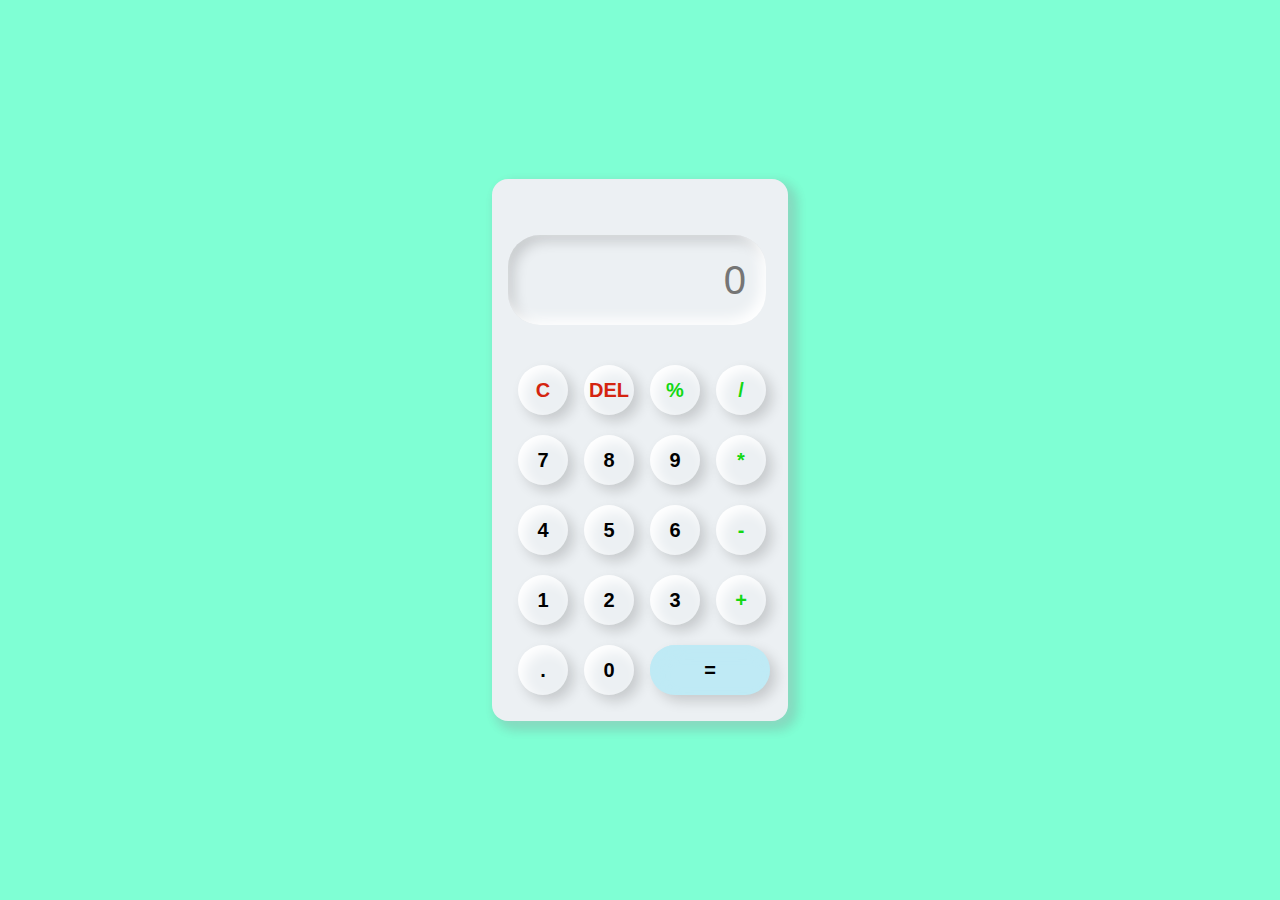
<file: Calculator/index.html>
<!DOCTYPE html>
<html lang="en">
<head>
    <meta charset="UTF-8">
    <meta http-equiv="X-UA-Compatible" content="IE=edge">
    <meta name="viewport" content="width=device-width, initial-scale=1.0">
    <title>Simple Calculator</title>
    <link rel="stylesheet" href="style.css">
</head>
<body>
    <div class="container">
        <div class="cal">
            <input type="text" id="inputText" placeholder="0">
            <!-- <button onclick="calculate('(')>(</button> -->
            <button class="clean" onClick="clr()">C</button>
            <button class="clean" onClick="del()">DEL</button>
            <button class="operation" onClick="calculate('%')">%</button>
            <button class="operation" onClick="calculate('/')">/</button>
            <button onClick="calculate(7)">7</button>
            <button onClick="calculate(8)">8</button>
            <button onClick="calculate(9)">9</button>
            <button class="operation" onClick="calculate('*')">*</button>
            <button onClick="calculate(4)">4</button>
            <button onClick="calculate(5)">5</button>
            <button onClick="calculate(6)">6</button>
            <button class="operation" onClick="calculate('-')">-</button>
            <button onClick="calculate(1)">1</button>
            <button onClick="calculate(2)">2</button>
            <button onClick="calculate(3)">3</button>
            <button class="operation" onClick="calculate('+')">+</button>
            <button onClick="calculate('.')">.</button>
            <button onClick="calculate(0)">0</button>
            <button class="equal" onClick="result()">=</button>
            <script src="main.js"></script>
        </div>
    </div>
</body>
</html>
</file>
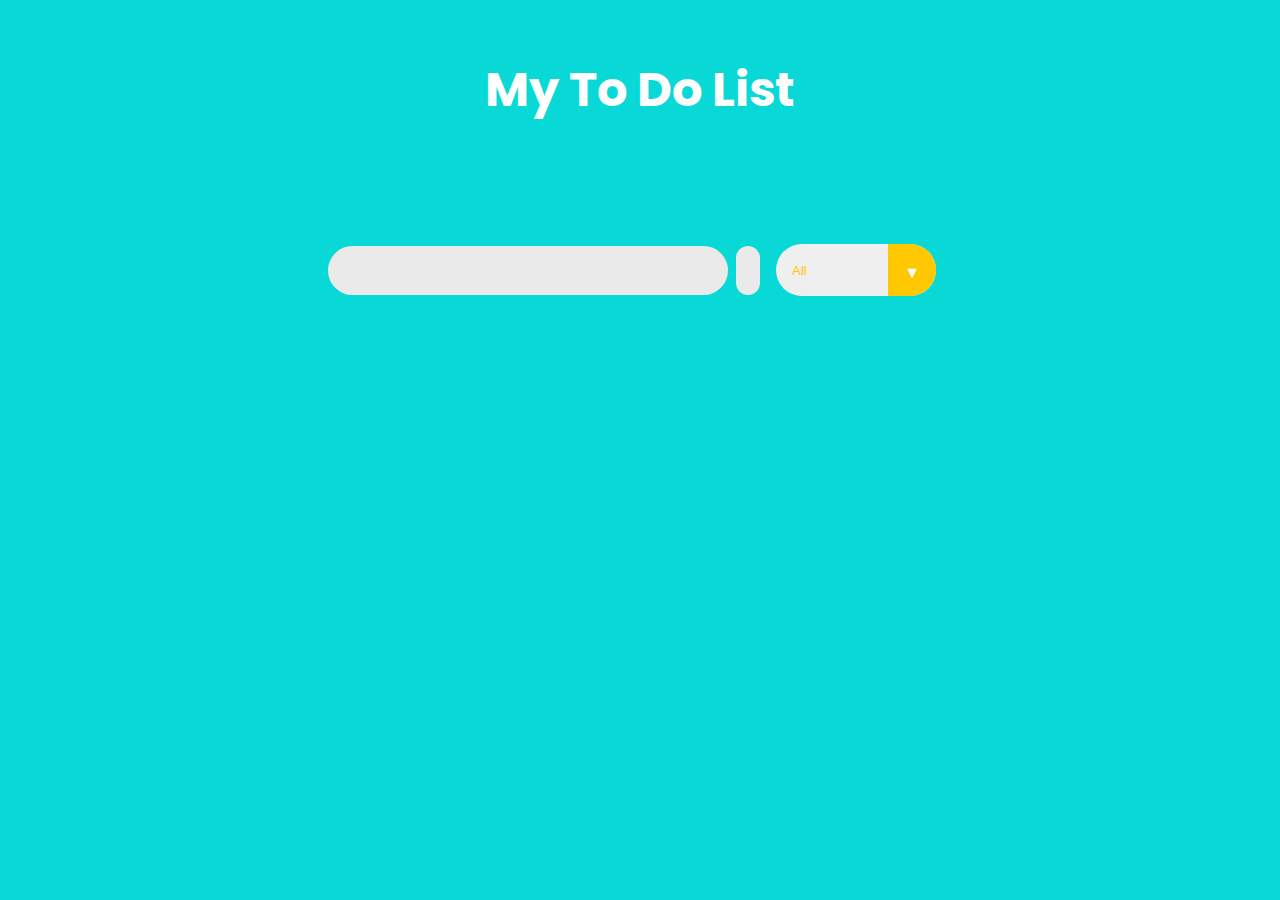
<file: ToDo_list/index.html>
<!DOCTYPE html>
<html lang="en">
<head>
    <meta charset="UTF-8">
    <meta http-equiv="X-UA-Compatible" content="IE=edge">
    <meta name="viewport" content="width=device-width, initial-scale=1.0">
    <!-- Google Fonts -->
    <link rel="preconnect" href="https://fonts.googleapis.com">
    <link rel="preconnect" href="https://fonts.gstatic.com" crossorigin>
    <link href="https://fonts.googleapis.com/css2?family=Poppins&display=swap" rel="stylesheet">
    <!-- Font Awesome cdn css -->
    <link rel="stylesheet" href="https://cdnjs.cloudflare.com/ajax/libs/font-awesome/5.15.3/css/all.min.css" integrity="sha512-iBBXm8fW90+nuLcSKlbmrPcLa0OT92xO1BIsZ+ywDWZCvqsWgccV3gFoRBv0z+8dLJgyAHIhR35VZc2oM/gI1w==" crossorigin="anonymous" referrerpolicy="no-referrer" />
    <link rel="stylesheet" href="./styles.css">
    <title>To Do List</title>
</head>
<body>

    <header>
        <h1>My To Do List</h1>
    </header>
    <form action="">
        <input type="text" class="todo-input">
        <button class="todo-button" type="submit">
            <i class="fas fa-plus-circle fa-lg"></i>
        </button>
        <div class="select">
            <select name="todos" class="filter-todo">
                <option value="all">All</option>
                <option value="completed">Completed</option>
                <option value="incomplete">Incomplete</option>
            </select>
        </div>
    </form>

    <div class="todo-container">
        <ul class="todo-list"></ul>
    </div>

    <script src="./main.js"></script>
    
</body>
</html>
</file>
<file: Calculator/style.css>
*{
    margin: 0;
    padding: 0;
    box-sizing: border-box;
    outline: none;
    font-family: sans-serif;
    background-color: #ecf0f3;
}

.container{
    height: 100vh;
    display: flex;
    align-items: center;
    justify-content: center;
    background-color: aquamarine;

}

.cal{
    box-shadow: 6px 6px 13px #8edbc4, 
                6px 6px 13px rgba(0,0,0,0.16);
    border-radius: 16px;
    padding: 16px;
    display: grid;
    grid-template-columns: repeat(4, 66px);

}
input{
    grid-column: span 4;
    height: 90px;
    width: 258px;
    box-shadow: inset -6px -6px 13px #fff,
                inset 6px 6px 13px rgba(0,0,0,0.16);
    background-color: #ecf0f3;
    border: none;
    border-radius: 32px;
    color: rgba(26,25,25);
    text-align: end;
    margin: 40px 0px 30px 0px;
    padding: 20px;
    font-size: 40px;
}

button{
    box-shadow: inset 6px 6px 13px #fff,
                6px 6px 13px rgba(0,0,0,0.16);
    background-color: #ecf0f3;
    border: none;
    border-radius: 50%;
    width: 50px;
    height: 50px;
    margin: 10px;
    font-weight: bold;
    font-size: 20px;

}
button.operation{
  color: rgb(19, 216, 19);
}
button.clean{
  color: rgb(212, 36, 16);
}
button.equal{
    width: 120px;
    border-radius: 42px;
    box-shadow: inset 6px 6px 13px #BFEAF5,
                6px 6px 13px rgba(0,0,0,0.16);
    background-color: #BFEAF5;
}


@media only screen and (max-width: 768px) {
    .cal {
      grid-template-columns: repeat(4, 50px);
      padding: 10px;
    }
    input {
      height: 80px;
      width: 200px;
      font-size: 30px;
    }
    button {
      width: 40px;
      height: 40px;
      font-size: 16px;
      margin: 5px;
    }
    button.equal{
      width: 85px;
      border-radius: 24px;
      font-size: 24px;
    }
  }
</file>
<file: ToDo_list/styles.css>
* {
    margin: 0;
    padding: 0;
    box-sizing: border-box;
}

body {
    background-color: #08D9D6;
    color: white;
    font-family: "Poppins", sans-serif;
    min-height: 100vh;
}

header {
    font-size: 1.5rem;
}

header, 
form {
    min-height: 20vh;
    display: flex;
    justify-content: center;
    align-items: center;
}

form input, 
form button {
    padding: 0.5rem;
    padding-left: 1rem;
    font-size: 1.8rem;
    border: none;
    background:#EAEAEA;
    border-radius: 2rem;
}

form button {
    color: rgb(255, 200, 0);
    background: #EAEAEA;
    cursor: pointer;
    transition: all 0.3 ease;
    margin-left: 0.5rem;
}

form button:hover {
    color: #EAEAEA;
    background: rgb(255, 200, 0);
}

.fa-plus-circle {
    margin-top: 0.3rem;
    margin-left: -8px;
}

.todo-container {
    display: flex;
    justify-content: center;
    align-items: center;
}

.todo-list {
    min-width: 30%;
    list-style: none;
}

.todo {
    margin: 0.5rem;
    padding-left: 0.5rem;
    background: #EAEAEA;
    color: black;
    font-size: 1.5rem;
    display: flex;
    justify-content: space-between;
    align-items: center;
    transition: 0.5s;
    border-radius: 2rem;
}

.todo li {
    flex: 1;
}

.trash-btn, 
.complete-btn {
    color: #EAEAEA;
    border: none;
    padding: 1rem;
    cursor: pointer;
    font-size: 1.5rem;
}

.complete-btn {
    background: rgb(255, 200, 0);
}

.trash-btn {
    border-top-right-radius: 1.75rem;
    border-bottom-right-radius: 1.75rem;
    background: #FF2E63
}

.todo-item {
    padding: 0rem 0.5rem;
}

.fa-trash, 
.fa-check-circle {
    pointer-events: none;
}

.completed {
    text-decoration: line-through;
    opacity: 0.5;
}

.slide {
    transform: translateX(10rem);
    opacity: 0;
}

select {
    -webkit-appearance: none;
    -moz-appearance: none;
    appearance: none;
    outline: none;
    border: none;
}

.select {
    margin: 1rem;
    position: relative;
    overflow: hidden;
    border-radius: 50px;
}

select {
    color:rgb(255, 200, 0);
    width: 10rem;
    height: 3.2rem;
    cursor: pointer;
    padding: 1rem;
}

.select::after {
    content: "\25BC";
    position: absolute;
    background:rgb(255, 200, 0);
    top: 0;
    right: 0;
    padding: 1rem;
    pointer-events: none;
    transition: all 0.3s ease;
}

.select::hover::after {
    background: #EAEAEA;
    color: rgb(255, 200, 0);
}
</file>
